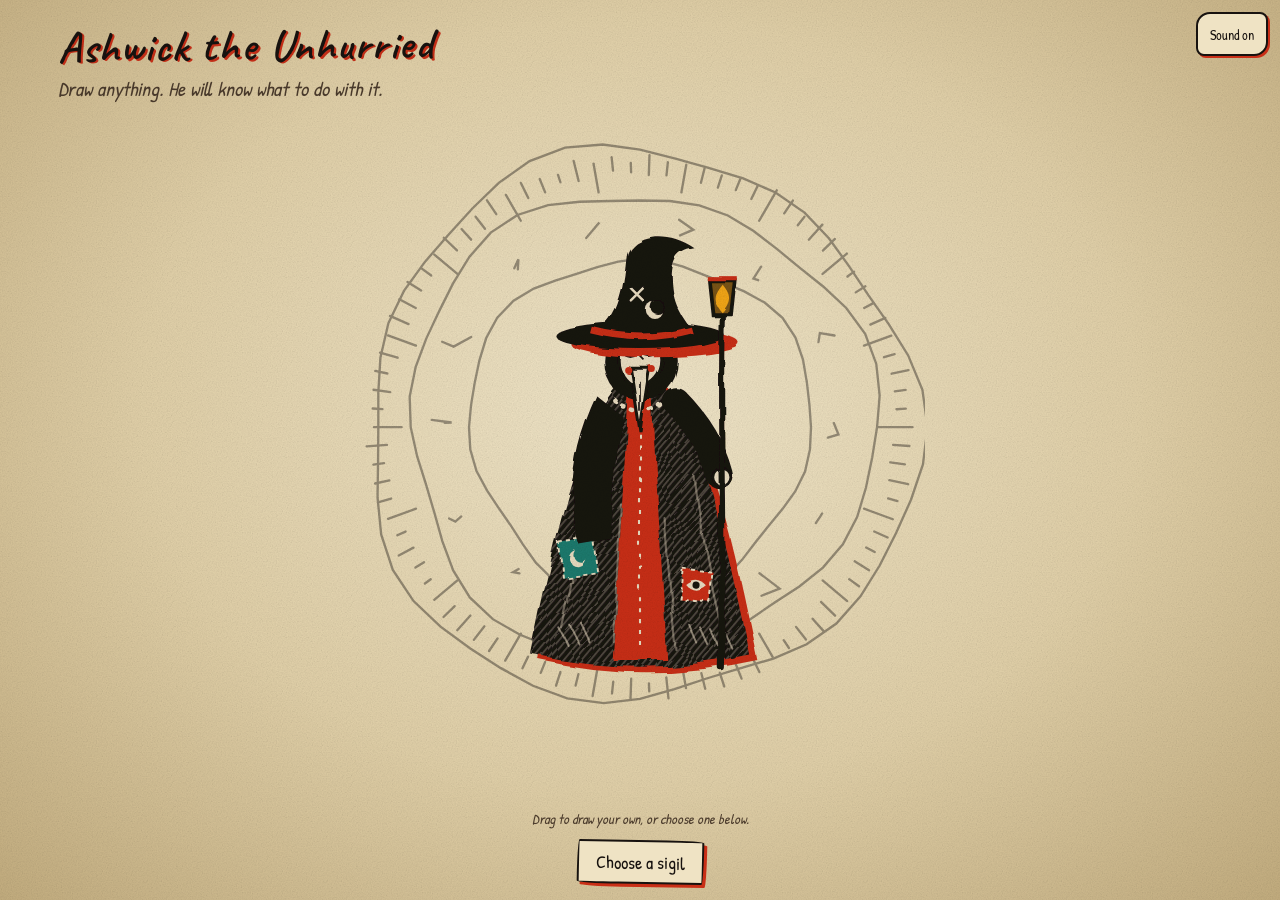
<file: index.html>
<!doctype html>
<html lang="en">
<head>
<meta charset="utf-8">
<meta name="viewport" content="width=device-width, initial-scale=1, viewport-fit=cover">
<title>Ashwick's Sanctum</title>
<meta name="description" content="Draw a sigil and watch Ashwick answer with a new spell, inked in a little world of candlelight and curious magic.">
<meta property="og:type" content="website">
<meta property="og:title" content="Ashwick's Sanctum">
<meta property="og:description" content="Draw a sigil and watch Ashwick answer with a new spell, inked in a little world of candlelight and curious magic.">
<meta property="og:url" content="https://falsemage.vercel.app/">
<meta property="og:image" content="https://falsemage.vercel.app/assets/ashwick-sanctum-preview.png">
<meta property="og:image:width" content="734">
<meta property="og:image:height" content="478">
<meta name="twitter:card" content="summary_large_image">
<meta name="twitter:title" content="Ashwick's Sanctum">
<meta name="twitter:description" content="Draw a sigil and watch Ashwick answer with a new spell, inked in a little world of candlelight and curious magic.">
<meta name="twitter:image" content="https://falsemage.vercel.app/assets/ashwick-sanctum-preview.png">
<link rel="icon" type="image/png" href="assets/ashwick-sanctum-preview.png">
<link href="https://fonts.googleapis.com/css2?family=Caveat:wght@400;500;600;700&family=Patrick+Hand&display=swap" rel="stylesheet">
<link rel="stylesheet" href="css/style.css">
<link rel="stylesheet" href="css/mage.css">
<link rel="stylesheet" href="css/spells.css">
<link rel="stylesheet" href="css/canvas.css">
</head>
<body>
<header>
  <h1>Ashwick the Unhurried</h1> <!-- EDIT: name -->
  <p>Draw anything. He will know what to do with it.</p> <!-- EDIT: tagline -->
</header>
<button id="sound-toggle" type="button" aria-pressed="false">Sound on</button>
<div id="stage">
  <div id="ringw"><svg viewBox="-110 -110 220 220"><g id="runes"></g></svg></div>
  <div id="mage">
    <svg viewBox="0 0 220 340" role="img" aria-label="A masked, patched-up mage with a lantern staff">
      <defs>
        <filter id="rough" x="-5%" y="-5%" width="110%" height="110%"><feTurbulence type="fractalNoise" baseFrequency=".04" numOctaves="2" seed="4" result="n"/><feDisplacementMap in="SourceGraphic" in2="n" scale="6"/></filter>
        <pattern id="h" width="4" height="4" patternUnits="userSpaceOnUse" patternTransform="rotate(40)"><rect width="1.4" height="4" fill="#e9dcc0" opacity=".26"/></pattern>
      </defs>
      <g filter="url(#rough)">
      <path d="M110 112C74 122 52 210 30 320Q110 338 190 320C168 210 146 122 110 112Z" fill="#c92f17" transform="translate(6 4)"/>
      <path d="M110 112C74 122 52 210 30 320Q110 338 190 320C168 210 146 122 110 112Z" fill="#17120f"/>
      <path d="M110 112C74 122 52 210 30 320Q110 338 190 320C168 210 146 122 110 112Z" fill="url(#h)"/>
      <path d="M70 190q-4 50-18 110M96 210q-2 40-6 100M150 190q6 50 20 110M128 220q3 40 8 96" stroke="#e9dcc0" stroke-width="1.6" fill="none" opacity=".4" stroke-linecap="round"/>
      <path d="M50 300l7 13M58 298l7 14M66 296l7 15M146 298l6 14M154 300l6 13M162 302l6 12M172 304l5 11" stroke="#e9dcc0" stroke-width="1.4" opacity=".55" stroke-linecap="round"/>
      <path d="M102 124H118L130 324H90Z" fill="#c92f17"/>
      <path d="M110 134V318" stroke="#e9dcc0" stroke-width="1.5" stroke-dasharray="3 5"/>
      <g transform="rotate(-7 66 250)"><rect x="52" y="236" width="26" height="26" fill="#1f7a6d"/><rect x="52" y="236" width="26" height="26" fill="none" stroke="#e9dcc0" stroke-width="1.4" stroke-dasharray="3 3"/><circle cx="64" cy="249" r="6" fill="#e9dcc0"/><circle cx="66.5" cy="247" r="5" fill="#1f7a6d"/></g>
      <g transform="rotate(6 150 270)"><rect x="140" y="258" width="22" height="22" fill="#c92f17" stroke="#e9dcc0" stroke-width="1.4" stroke-dasharray="3 3"/><path d="M143 269q8-8 16 0q-8 8-16 0z" fill="#e9dcc0"/><circle cx="151" cy="269" r="2.6" fill="#17120f"/></g>
      <path d="M78 130Q50 190 66 240L90 236Q86 190 98 146Z" fill="#17120f"/>
      <ellipse cx="110" cy="104" rx="27" ry="30" fill="#17120f"/>
      <path d="M92 134q18 16 36 0" stroke="#e9dcc0" stroke-width="3.4" stroke-dasharray="1 6" stroke-linecap="round" fill="none"/>
      <ellipse cx="110" cy="104" rx="16" ry="19" fill="#e9dcc0" stroke="#17120f" stroke-width="2.2"/>
      <path d="M103 110L110 156L117 110Z" fill="#e9dcc0" stroke="#17120f" stroke-width="2.2"/>
      <path d="M113 90l-5 9l6 6M110 120v22" stroke="#17120f" stroke-width="1.2" fill="none"/>
      <circle cx="101" cy="111" r="2.6" fill="#c92f17"/><circle cx="119" cy="111" r="2.6" fill="#c92f17"/>
      <path d="M97 100q6-6 12 0q-6 5-12 0zM111 100q6-6 12 0q-6 5-12 0z" fill="#17120f"/>
      <ellipse cx="116" cy="88" rx="62" ry="10" fill="#c92f17" transform="translate(5 4)"/>
      <ellipse cx="110" cy="86" rx="62" ry="10" fill="#17120f"/>
      <path d="M72 86C94 80 98 50 100 30C101 14 126 6 150 22C134 24 132 36 134 52C136 70 148 80 150 86Z" fill="#17120f"/>
      <path d="M74 82Q112 92 148 82" stroke="#c92f17" stroke-width="5" fill="none"/>
      <path d="M104 52l9 9m0-9l-9 9" stroke="#e9dcc0" stroke-width="1.8" stroke-linecap="round"/>
      <circle cx="121" cy="68" r="6" fill="#e9dcc0"/><circle cx="123.5" cy="66" r="5" fill="#17120f"/>
      <g id="arm">
        <path d="M136 134Q160 158 168 188" stroke="#17120f" stroke-width="20" stroke-linecap="round" fill="none"/>
        <circle cx="170" cy="190" r="6.5" fill="#e9dcc0" stroke="#17120f" stroke-width="1.8"/>
        <path d="M170 330C172 250 168 150 170 72" stroke="#17120f" stroke-width="4.5" stroke-linecap="round" fill="none"/>
        <path d="M159 44h22l-3 28h-16z" fill="#17120f"/>
        <path d="M162 47h16l-2.5 22h-11z" fill="#f2a516" opacity=".45"/>
        <path id="orb" d="M170 48c6 7 8 12 0 21c-8-9-6-14 0-21z"/>
        <path d="M159 44h22" stroke="#c92f17" stroke-width="3"/>
      </g>
      </g>
    </svg>
  </div>
</div>
<canvas id="fx"></canvas>
<div id="dock">
  <div id="hint" aria-live="polite">Drag to draw your own, or choose one below.</div>
  <button id="preset-toggle" type="button" aria-expanded="false" aria-controls="row">Choose a sigil</button>
  <div id="row" hidden>
    <button data-s="Ward">Ward</button><button data-s="Flame">Flame</button><button data-s="Moon">Moon</button><button data-s="Eye">Eye</button><button data-s="Earth">Earth</button><button data-s="Wind">Wind</button><button data-s="Void">Void</button><button data-s="Random">Random sigil</button>
  </div>
</div>
<script src="spells/presets.js"></script>
<script src="js/sound.js"></script>
<script src="js/spells.js"></script>
<script src="js/mage.js"></script>
<script src="js/canvas.js"></script>
<script src="js/app.js"></script>
</body>
</html>
</file>
<file: css/style.css>
/* ==========================================================
   Glyphcaster — Design Tokens & Base

   Palette: deep indigo night sky grounded by warm amber
   accents, evoking candlelit grimoires and arcane ink.
   Type: Cinzel (display, inscriptions) + Nunito (body, soft
   readable companion — warmth against the formality).
   Layout: single-column, content-centered, generous vertical
   rhythm. Left-aligned body text, centered headings.
   ========================================================== */

:root {
  /* Night sky to warm flame */
  --ink:        #1a1525;
  --parchment:  #f5f0e8;
  --indigo:     #3d2c6e;
  --violet:     #6b4fa2;
  --amber:      #d4a04a;
  --ember:      #c0583a;
  --smoke:      #8a8399;
  --glass:      rgba(255, 255, 255, 0.06);

  /* Semantic */
  --bg:         var(--parchment);
  --bg-surface: #eee8dc;
  --text:       var(--ink);
  --text-muted: #635b72;
  --accent:     var(--indigo);
  --accent-glow: var(--violet);
  --highlight:  var(--amber);
  --danger:     var(--ember);

  /* Type */
  --font-display: 'Cinzel', 'Palatino Linotype', 'Georgia', serif;
  --font-body:    'Nunito', 'Segoe UI', system-ui, sans-serif;

  /* Scale */
  --space-xs: 0.5rem;
  --space-sm: 1rem;
  --space-md: 1.5rem;
  --space-lg: 3rem;
  --space-xl: 5rem;

  --radius-sm: 6px;
  --radius-md: 12px;
  --radius-lg: 20px;

  color-scheme: light;
}

/* ---- Dark theme ---- */
@media (prefers-color-scheme: dark) {
  :root:not([data-theme="light"]) {
    --bg:         #0e0b16;
    --bg-surface: #1a1525;
    --text:       #e8e2f0;
    --text-muted: #9990a8;
    --accent:     #9b7fd4;
    --accent-glow: #b89aef;
    --highlight:  #e4b85a;
    --danger:     #e07050;
    --glass:      rgba(255, 255, 255, 0.04);
    color-scheme: dark;
  }
}
:root[data-theme="dark"] {
  --bg:         #0e0b16;
  --bg-surface: #1a1525;
  --text:       #e8e2f0;
  --text-muted: #9990a8;
  --accent:     #9b7fd4;
  --accent-glow: #b89aef;
  --highlight:  #e4b85a;
  --danger:     #e07050;
  --glass:      rgba(255, 255, 255, 0.04);
  color-scheme: dark;
}

/* ---- Reset & base ---- */
*, *::before, *::after { box-sizing: border-box; margin: 0; }

html {
  scroll-behavior: smooth;
}

body {
  font-family: var(--font-body);
  font-size: 16px;
  line-height: 1.65;
  color: var(--text);
  background: var(--bg);
  padding-inline: 20px;
  -webkit-font-smoothing: antialiased;
  overflow-x: hidden;
}

h1, h2, h3 {
  font-family: var(--font-display);
  font-weight: 600;
  line-height: 1.2;
  text-wrap: balance;
  letter-spacing: 0.02em;
}

img { max-width: 100%; }
[hidden] { display: none !important; }

/* Ashwick's Sanctum page shell */
:root {
  color-scheme: light;
  --ink: #17120f;
  --paper: #e9dcc0;
  --red: #c92f17;
  --c: #f2a516;
  --font-display: 'Caveat', cursive;
  --font-body: 'Patrick Hand', cursive;
  box-sizing: border-box;
  padding-top: env(safe-area-inset-top, 0px);
  padding-bottom: env(safe-area-inset-bottom, 0px);
}
@media (prefers-color-scheme: dark) { :root:not([data-theme="light"]) { --ink: #17120f; } }
:root[data-theme="dark"] { --ink: #17120f; }
html, body { width: 100%; height: 100%; min-height: 100%; min-height: 100vh; min-height: 100dvh; }
html { scroll-behavior: auto; }
body {
  overflow: hidden;
  padding: 0;
  color: var(--ink);
  font: 18px 'Patrick Hand', 'Segoe Print', cursive;
  line-height: normal;
  background: radial-gradient(ellipse at 50% 45%, #f1e6c9 0, #e2d1a9 55%, #b39a68 125%);
  -webkit-tap-highlight-color: transparent;
}
body::after {
  content: '';
  position: fixed;
  inset: 0;
  pointer-events: none;
  opacity: .3;
  mix-blend-mode: multiply;
  z-index: 4;
  background-image: url("data:image/svg+xml;utf8,<svg xmlns='http://www.w3.org/2000/svg' width='180' height='180'><filter id='n'><feTurbulence type='fractalNoise' baseFrequency='.8' numOctaves='2'/><feColorMatrix type='saturate' values='0'/></filter><rect width='180' height='180' filter='url(%23n)'/></svg>");
}
header {
  position: fixed;
  top: 18px;
  top: max(env(safe-area-inset-top, 0px), 18px);
  left: 18px;
  left: max(env(safe-area-inset-left, 0px), 18px);
  width: auto;
  max-width: calc(100vw - 116px);
  max-width: calc(100vw - 116px - env(safe-area-inset-left, 0px) - env(safe-area-inset-right, 0px));
  text-align: left;
  z-index: 3;
  pointer-events: none;
  padding: 0 12px;
  padding: 0 clamp(12px, 5vw, 40px);
}
header h1 {
  font: 600 36px 'Caveat', 'Segoe Print', cursive;
  font-size: clamp(30px, 5vw, 44px);
  letter-spacing: .035em;
  text-shadow: 2px 1.5px 0 var(--red);
  transform: rotate(-.6deg);
}
header p { font-style: italic; color: #4b3b2c; font-size: 18px; font-size: clamp(16px, 2vw, 20px); margin-top: 2px; }
#dock {
  position: fixed;
  left: 0;
  right: 0;
  bottom: 16px;
  bottom: max(env(safe-area-inset-bottom, 0px), 16px);
  z-index: 5;
  display: flex;
  flex-direction: column;
  align-items: center;
  gap: 12px;
  gap: clamp(8px, 1.5vh, 12px);
  padding: 0 12px 0;
  padding: 0 max(12px, env(safe-area-inset-right, 0px)) 0 max(12px, env(safe-area-inset-left, 0px));
}
#hint { font-style: italic; color: #4b3b2c; font-size: clamp(12px, 3.5vw, 14px); transition: opacity .6s; text-align: center; padding: 0 8px; }
#hint.off { opacity: 0; }
#row { display: flex; flex-wrap: wrap; gap: clamp(6px, 2vw, 10px); justify-content: center; max-width: 900px; }
button {
  font: 18px 'Patrick Hand', 'Segoe Print', cursive;
  color: var(--ink);
  background: #efe3c4;
  border: 2px solid var(--ink);
  border-radius: 255px 14px 225px 14px/14px 225px 14px 255px;
  padding: 7px 12px;
  padding: 7px clamp(12px, 3.5vw, 17px);
  min-height: 44px;
  cursor: pointer;
  box-shadow: 3px 3px 0 var(--red);
  transition: .12s;
  transform: rotate(-1.2deg);
  touch-action: manipulation;
}
button:nth-child(even) { transform: rotate(1deg); border-radius: 14px 225px 14px 255px/225px 14px 255px 14px; }
button:hover, button:focus-visible { transform: translate(2px, 2px) rotate(0); box-shadow: 1px 1px 0 var(--red); outline: none; }
#sound-toggle {
  position: fixed;
  top: 12px;
  top: max(env(safe-area-inset-top, 0px), 12px);
  right: 12px;
  right: max(env(safe-area-inset-right, 0px), 12px);
  z-index: 6;
  min-height: 44px;
  padding: 5px 12px;
  font-size: 14px;
  transform: none;
  border-radius: 14px 8px 14px 8px;
  box-shadow: 2px 2px 0 var(--red);
}
#sound-toggle:hover, #sound-toggle:focus-visible { transform: translate(1px, 1px); box-shadow: 1px 1px 0 var(--red); }
@media (max-width: 520px) {
  header { left: 12px; left: max(env(safe-area-inset-left, 0px), 12px); max-width: calc(100vw - 104px); max-width: calc(100vw - 104px - env(safe-area-inset-left, 0px) - env(safe-area-inset-right, 0px)); }
  header h1 { letter-spacing: .025em; line-height: .95; }
  header p { margin-top: 4px; }
  #dock { bottom: 10px; bottom: max(env(safe-area-inset-bottom, 0px), 10px); }
  #row { padding: 0 4px; gap: 6px; }
  button { min-height: 44px; padding-inline: 11px; }
}
@media (max-height: 560px) and (orientation: landscape) {
  header { top: 8px; top: max(env(safe-area-inset-top, 0px), 8px); }
  header p, #hint { display: none; }
  #dock { bottom: 8px; bottom: max(env(safe-area-inset-bottom, 0px), 8px); gap: 5px; }
  #row { max-width: 70vw; gap: 4px; }
  button { min-height: 34px; padding: 4px 9px; font-size: 14px; }
}
#row { max-height: 45vh; max-height: 45dvh; overflow-y: auto; overscroll-behavior: contain; -webkit-overflow-scrolling: touch; }
@media (max-height: 520px) and (orientation: portrait) {
  #stage { top: 42%; }
  #hint { display: none; }
  #dock { gap: 5px; }
}

/* Focus */
:focus-visible {
  outline: 2px solid var(--accent-glow);
  outline-offset: 3px;
  border-radius: var(--radius-sm);
}

/* Reduced motion */
@media (prefers-reduced-motion: reduce) {
  *, *::before, *::after {
    animation-duration: 0.01ms !important;
    transition-duration: 0.01ms !important;
  }
}

/* ---- Hero ---- */
.hero {
  min-height: 85vh;
  min-height: 85dvh;
  display: flex;
  flex-direction: column;
  align-items: center;
  justify-content: center;
  text-align: center;
  position: relative;
  gap: var(--space-lg);
  padding-block: var(--space-xl);
}

.hero-content {
  position: relative;
  z-index: 2;
}

.hero-title {
  font-size: clamp(2.8rem, 7vw, 5.5rem);
  font-weight: 700;
  letter-spacing: 0.06em;
  color: var(--accent);
  margin-bottom: var(--space-xs);
  position: relative;
}

.hero-sub {
  font-size: clamp(1rem, 2.5vw, 1.25rem);
  color: var(--text-muted);
  font-weight: 300;
  margin-bottom: var(--space-md);
}

/* CTA */
.cta {
  font-family: var(--font-display);
  font-size: 0.95rem;
  letter-spacing: 0.04em;
  padding: 0.8em 2em;
  background: var(--accent);
  color: var(--parchment);
  border: none;
  border-radius: var(--radius-sm);
  cursor: pointer;
  transition: background 0.25s, transform 0.15s;
  position: relative;
  overflow: hidden;
}
.cta:hover {
  background: var(--accent-glow);
  transform: translateY(-1px);
}
.cta:active {
  transform: translateY(0);
}

/* Particle BG */
#particle-bg {
  position: fixed;
  inset: 0;
  z-index: 0;
  pointer-events: none;
  width: 100%;
  height: 100%;
}

/* ---- Casting area ---- */
.casting-area {
  max-width: 740px;
  margin: 0 auto;
  padding-block: var(--space-xl);
  position: relative;
  z-index: 1;
}

.casting-header {
  text-align: center;
  margin-bottom: var(--space-lg);
}
.casting-header h2 {
  font-size: clamp(1.5rem, 4vw, 2.2rem);
  color: var(--accent);
  margin-bottom: var(--space-xs);
}
.casting-header p {
  color: var(--text-muted);
}

/* ---- Spell result ---- */
.spell-result {
  max-width: 560px;
  margin: 0 auto;
  padding-block: var(--space-md) var(--space-xl);
  position: relative;
  z-index: 1;
}

.spell-card {
  background: var(--bg-surface);
  border-radius: var(--radius-lg);
  overflow: hidden;
  animation: spellReveal 0.6s ease-out;
}

@keyframes spellReveal {
  from {
    opacity: 0;
    transform: translateY(20px) scale(0.96);
  }
}

.spell-visual {
  height: 200px;
  display: flex;
  align-items: center;
  justify-content: center;
  position: relative;
  overflow: hidden;
}

.spell-info {
  padding: var(--space-md) var(--space-md) var(--space-sm);
}

.spell-school {
  font-family: var(--font-display);
  font-size: 0.7rem;
  letter-spacing: 0.1em;
  text-transform: uppercase;
  color: var(--highlight);
}

.spell-name {
  font-size: 1.6rem;
  margin-top: 0.25em;
  margin-bottom: 0.4em;
  color: var(--accent);
}

.spell-desc {
  color: var(--text-muted);
  font-size: 0.95rem;
  line-height: 1.6;
  max-width: 50ch;
}

.spell-stats {
  display: flex;
  gap: var(--space-md);
  margin-top: var(--space-sm);
  padding-top: var(--space-sm);
  border-top: 1px solid var(--glass);
  font-variant-numeric: tabular-nums;
}

.spell-stat {
  display: flex;
  flex-direction: column;
  gap: 2px;
}
.spell-stat-label {
  font-size: 0.7rem;
  color: var(--text-muted);
  letter-spacing: 0.04em;
}
.spell-stat-value {
  font-family: var(--font-display);
  font-size: 1.1rem;
  color: var(--highlight);
}

.spell-again {
  margin: var(--space-sm) var(--space-md) var(--space-md);
  width: calc(100% - var(--space-md) * 2);
}

/* ---- Grimoire ---- */
.grimoire {
  max-width: 740px;
  margin: 0 auto;
  padding-block: var(--space-lg) var(--space-xl);
  position: relative;
  z-index: 1;
}

.grimoire h2 {
  text-align: center;
  font-size: clamp(1.3rem, 3.5vw, 1.8rem);
  color: var(--accent);
  margin-bottom: var(--space-xs);
}
.grimoire-sub {
  text-align: center;
  color: var(--text-muted);
  margin-bottom: var(--space-md);
}

.grimoire-grid {
  display: grid;
  grid-template-columns: repeat(auto-fill, minmax(200px, 1fr));
  gap: var(--space-sm);
}

.grimoire-empty {
  grid-column: 1 / -1;
  text-align: center;
  padding: var(--space-lg);
  color: var(--text-muted);
}
.grimoire-empty-icon {
  font-size: 2rem;
  display: block;
  margin-bottom: var(--space-xs);
  opacity: 0.4;
}

.grimoire-entry {
  background: var(--bg-surface);
  border-radius: var(--radius-md);
  padding: var(--space-sm);
  cursor: default;
  transition: transform 0.2s;
  animation: spellReveal 0.4s ease-out;
}
.grimoire-entry:hover {
  transform: translateY(-2px);
}
.grimoire-entry-school {
  font-size: 0.65rem;
  letter-spacing: 0.08em;
  text-transform: uppercase;
  color: var(--highlight);
  font-family: var(--font-display);
}
.grimoire-entry-name {
  font-family: var(--font-display);
  font-size: 1rem;
  margin-top: 0.2em;
  color: var(--accent);
}
.grimoire-entry-desc {
  font-size: 0.82rem;
  color: var(--text-muted);
  margin-top: 0.3em;
  line-height: 1.5;
  display: -webkit-box;
  -webkit-line-clamp: 2;
  -webkit-box-orient: vertical;
  overflow: hidden;
}

/* ---- Footer ---- */
.site-footer {
  text-align: center;
  padding-block: var(--space-lg);
  color: var(--text-muted);
  font-size: 0.85rem;
  position: relative;
  z-index: 1;
}

/* ---- Responsive ---- */
@media (max-width: 600px) {
  .hero { min-height: 75vh; min-height: 75dvh; padding-block: var(--space-lg); }
  .spell-stats { flex-wrap: wrap; }
  .grimoire-grid { grid-template-columns: 1fr; }
}

@media (min-width: 1200px) {
  .hero { flex-direction: row; text-align: left; justify-content: center; gap: var(--space-xl); }
  .hero-content { max-width: 480px; }
}
</file>
<file: css/mage.css>
/* ==========================================================
   Mage Character — CSS-only animated wizard
   ========================================================== */

.mage-container {
  position: relative;
  z-index: 2;
  width: 160px;
  height: 220px;
  display: flex;
  flex-direction: column;
  align-items: center;
}

.mage {
  position: relative;
  width: 100px;
  height: 180px;
  animation: mageFloat 3s ease-in-out infinite;
}

@keyframes mageFloat {
  0%, 100% { transform: translateY(0); }
  50% { transform: translateY(-8px); }
}

/* Hat */
.mage-hat {
  position: absolute;
  top: 0;
  left: 50%;
  transform: translateX(-50%);
  z-index: 3;
}

.hat-cone {
  width: 0;
  height: 0;
  border-left: 28px solid transparent;
  border-right: 28px solid transparent;
  border-bottom: 50px solid var(--accent);
  position: relative;
  transform: rotate(-8deg);
  transform-origin: bottom center;
}

.hat-brim {
  width: 70px;
  height: 10px;
  background: var(--accent);
  border-radius: 50%;
  position: absolute;
  top: 48px;
  left: 50%;
  transform: translateX(-50%);
  z-index: 4;
}

.hat-star {
  position: absolute;
  bottom: 10px;
  left: 50%;
  transform: translateX(-50%);
  color: var(--highlight);
  font-size: 14px;
  animation: starPulse 2s ease-in-out infinite;
}

@keyframes starPulse {
  0%, 100% { opacity: 0.6; transform: translateX(-50%) scale(1); }
  50% { opacity: 1; transform: translateX(-50%) scale(1.3); }
}

/* Head */
.mage-head {
  position: absolute;
  top: 50px;
  left: 50%;
  transform: translateX(-50%);
  width: 40px;
  height: 36px;
  background: var(--bg-surface);
  border-radius: 50%;
  z-index: 2;
  border: 2px solid var(--accent);
}

.mage-eye {
  width: 5px;
  height: 6px;
  background: var(--accent);
  border-radius: 50%;
  position: absolute;
  top: 14px;
  animation: blink 4s ease-in-out infinite;
}
.mage-eye.left { left: 10px; }
.mage-eye.right { right: 10px; }

@keyframes blink {
  0%, 95%, 100% { transform: scaleY(1); }
  97% { transform: scaleY(0.1); }
}

/* Body / robe */
.mage-body {
  position: absolute;
  top: 82px;
  left: 50%;
  transform: translateX(-50%);
  z-index: 1;
}

.mage-robe {
  width: 54px;
  height: 70px;
  background: var(--accent);
  border-radius: 8px 8px 20px 20px;
  position: relative;
}
.mage-robe::after {
  content: '';
  position: absolute;
  bottom: 0;
  left: 50%;
  transform: translateX(-50%);
  width: 64px;
  height: 14px;
  background: var(--accent);
  border-radius: 0 0 50% 50%;
  opacity: 0.8;
}

/* Arms */
.mage-arm {
  position: absolute;
  width: 14px;
  height: 40px;
  background: var(--accent);
  border-radius: 7px;
  top: 10px;
  z-index: 2;
  transition: transform 0.5s cubic-bezier(0.34, 1.56, 0.64, 1);
}
.left-arm {
  left: -14px;
  transform: rotate(15deg);
  transform-origin: top center;
}
.right-arm {
  right: -14px;
  transform: rotate(-15deg);
  transform-origin: top center;
}

/* Casting animation */
.mage.casting .left-arm {
  transform: rotate(-50deg) translateY(-10px);
}
.mage.casting .right-arm {
  transform: rotate(50deg) translateY(-10px);
}
.mage.casting .staff-orb {
  background: var(--highlight);
  box-shadow: 0 0 20px var(--highlight), 0 0 60px var(--highlight);
  transform: scale(1.5);
}

/* Staff */
.mage-staff {
  position: absolute;
  right: -24px;
  top: 20px;
  width: 6px;
  height: 90px;
  background: linear-gradient(to bottom, var(--highlight), #8b6914);
  border-radius: 3px;
  transform: rotate(-12deg);
  transform-origin: top center;
  z-index: 0;
}

.staff-orb {
  position: absolute;
  top: -10px;
  left: 50%;
  transform: translateX(-50%);
  width: 16px;
  height: 16px;
  background: var(--accent-glow);
  border-radius: 50%;
  box-shadow: 0 0 10px var(--accent-glow);
  transition: all 0.5s ease;
}

/* Shadow */
.mage-shadow {
  width: 60px;
  height: 10px;
  background: radial-gradient(ellipse, rgba(0,0,0,0.15) 0%, transparent 70%);
  border-radius: 50%;
  margin-top: 6px;
  animation: shadowPulse 3s ease-in-out infinite;
}

@keyframes shadowPulse {
  0%, 100% { transform: scaleX(1); opacity: 0.6; }
  50% { transform: scaleX(0.8); opacity: 0.4; }
}

/* ---- Responsive ---- */
@media (max-width: 600px) {
  .mage-container {
    width: 120px;
    height: 170px;
    transform: scale(0.8);
  }
}

/* Ashwick's illustrated character and responsive stage */
#stage {
  position: fixed;
  left: 50%;
  top: 50%;
  width: 300px;
  max-width: 60vw;
  max-width: min(300px, 60vw, 52vh);
  max-width: min(300px, 60vw, 52svh);
  transform: translate(-50%, -50%);
  z-index: 1;
}
#mage { position: relative; transform: scaleX(var(--f, 1)); transition: transform .25s; }
#mage svg { display: block; width: 100%; height: auto; overflow: visible; animation: bob 5s ease-in-out infinite; }
@keyframes bob { 50% { transform: translateY(-7px) rotate(.6deg); } }
#arm { transform-origin: 136px 134px; transition: transform .25s cubic-bezier(.3, 1.6, .5, 1); }
.cast #arm { transform: rotate(-24deg) translateY(-10px); }
#orb { fill: var(--c); transform-box: fill-box; transform-origin: 50% 100%; transition: transform .25s; animation: fl .35s ease-in-out infinite alternate; }
.cast #orb { transform: scale(2.6); }
@keyframes fl { to { transform: scale(1.12, .9) skewX(4deg); } }
@media (max-width: 520px) {
  #stage { top: 47%; width: 190px; max-width: min(190px, 48vw, 38vh); max-width: min(190px, 48vw, 38svh); }
}
@media (max-height: 560px) and (orientation: landscape) {
  #stage { top: 48%; width: 190px; max-width: 34vh; }
}
@media (max-height: 520px) and (orientation: portrait) {
  #stage { top: 42%; width: 155px; max-width: 45vw; max-width: min(155px, 45vw, 34vh); }
}
@media (prefers-reduced-motion: reduce) { #mage svg, #orb { animation: none; } }
</file>
<file: css/spells.css>
/* ==========================================================
   Spell visual effects — per-school animated backgrounds
   ========================================================== */

/* Base spell animation canvas */
.spell-visual canvas {
  position: absolute;
  inset: 0;
  width: 100%;
  height: 100%;
}

/* School color overlays */
.spell-visual[data-school="Evocation"] {
  background: linear-gradient(135deg, #1a0a0a 0%, #3d1010 50%, #1a0a0a 100%);
}
.spell-visual[data-school="Illusion"] {
  background: linear-gradient(135deg, #0d0a1a 0%, #1e1040 50%, #0d0a1a 100%);
}
.spell-visual[data-school="Conjuration"] {
  background: linear-gradient(135deg, #0a1a0d 0%, #0d3020 50%, #0a1a0d 100%);
}
.spell-visual[data-school="Abjuration"] {
  background: linear-gradient(135deg, #1a1a0a 0%, #3d3510 50%, #1a1a0a 100%);
}
.spell-visual[data-school="Transmutation"] {
  background: linear-gradient(135deg, #0a0f1a 0%, #102a40 50%, #0a0f1a 100%);
}
.spell-visual[data-school="Divination"] {
  background: linear-gradient(135deg, #1a0a1a 0%, #3d1040 50%, #1a0a1a 100%);
}
.spell-visual[data-school="Necromancy"] {
  background: linear-gradient(135deg, #0d0d0d 0%, #1a1a2a 50%, #0d0d0d 100%);
}
.spell-visual[data-school="Enchantment"] {
  background: linear-gradient(135deg, #1a0f0a 0%, #3d2510 50%, #1a0f0a 100%);
}

/* Spell particles overlay */
.spell-particles {
  position: absolute;
  inset: 0;
  overflow: hidden;
}

.spell-particle {
  position: absolute;
  border-radius: 50%;
  animation: spellParticleDrift 3s ease-in-out infinite;
}

@keyframes spellParticleDrift {
  0%   { transform: translate(0, 0) scale(1); opacity: 0.8; }
  50%  { transform: translate(var(--dx, 20px), var(--dy, -30px)) scale(1.3); opacity: 0.4; }
  100% { transform: translate(0, 0) scale(1); opacity: 0.8; }
}

/* Spell rune glyph in center */
.spell-glyph {
  position: relative;
  z-index: 1;
  font-size: 3rem;
  animation: glyphSpin 8s linear infinite;
  opacity: 0.7;
}

@keyframes glyphSpin {
  from { transform: rotate(0deg); }
  to   { transform: rotate(360deg); }
}

/* Ashwick's rotating hand-drawn rune ring */
#ringw { position: absolute; left: 50%; top: 45%; width: 190%; transform: translate(-50%, -50%); }
#ringw svg {
  display: block;
  width: 100%;
  animation: spin 140s linear infinite;
  stroke: var(--ink);
  fill: none;
  stroke-width: .9;
  opacity: .4;
  stroke-linecap: round;
}
#ringw.responding { animation: runeGlow 1.35s ease-out; }
@keyframes runeGlow {
  0%, 100% { filter: drop-shadow(0 0 0 transparent); }
  24% { filter: drop-shadow(0 0 7px var(--rune-glow)) drop-shadow(0 0 22px var(--rune-glow)); }
  55% { filter: drop-shadow(0 0 12px var(--rune-glow)) drop-shadow(0 0 34px var(--rune-glow)); }
}
@media (max-width: 520px) { #ringw { width: 150%; } }
@keyframes spin { to { transform: rotate(360deg); } }
@media (prefers-reduced-motion: reduce) { #ringw svg { animation: none; } }
</file>
<file: css/canvas.css>
/* ==========================================================
   Drawing canvas styles
   ========================================================== */

.canvas-wrapper {
  position: relative;
  background: var(--bg-surface);
  border-radius: var(--radius-lg);
  overflow: hidden;
  touch-action: none;
}

#draw-canvas {
  display: block;
  width: 100%;
  height: 400px;
  cursor: crosshair;
}

/* Tool bar */
.canvas-tools {
  display: flex;
  align-items: center;
  gap: var(--space-xs);
  padding: var(--space-xs) var(--space-sm);
  border-top: 1px solid var(--glass);
  background: var(--bg-surface);
}

.tool-btn {
  display: inline-flex;
  align-items: center;
  gap: 6px;
  padding: 8px 12px;
  background: transparent;
  border: 1.5px solid transparent;
  border-radius: var(--radius-sm);
  color: var(--text-muted);
  cursor: pointer;
  font-family: var(--font-display);
  font-size: 0.78rem;
  letter-spacing: 0.03em;
  transition: color 0.2s, border-color 0.2s, background 0.2s;
}
.tool-btn:hover {
  color: var(--text);
  background: var(--glass);
}
.tool-btn.active {
  color: var(--accent);
  border-color: var(--accent);
}

.tool-sep {
  width: 1px;
  height: 20px;
  background: var(--glass);
  margin-inline: 4px;
}

.cast-btn {
  margin-left: auto;
  color: var(--highlight);
  border-color: var(--highlight);
}
.cast-btn:hover {
  background: var(--highlight);
  color: var(--ink);
}

/* Canvas states */
.canvas-wrapper.drawing #draw-canvas {
  cursor: crosshair;
}
.canvas-wrapper.erasing #draw-canvas {
  cursor: cell;
}

/* ---- Responsive ---- */
@media (max-width: 600px) {
  #draw-canvas {
    height: 300px;
  }
  .tool-btn {
    padding: 6px 10px;
    font-size: 0.72rem;
  }
}

/* Full-screen sigil drawing surface */
#fx {
  position: fixed;
  left: 0;
  top: 0;
  width: 100vw;
  height: 100vh;
  height: 100dvh;
  z-index: 2;
  touch-action: none;
  cursor: crosshair;
}
</file>
